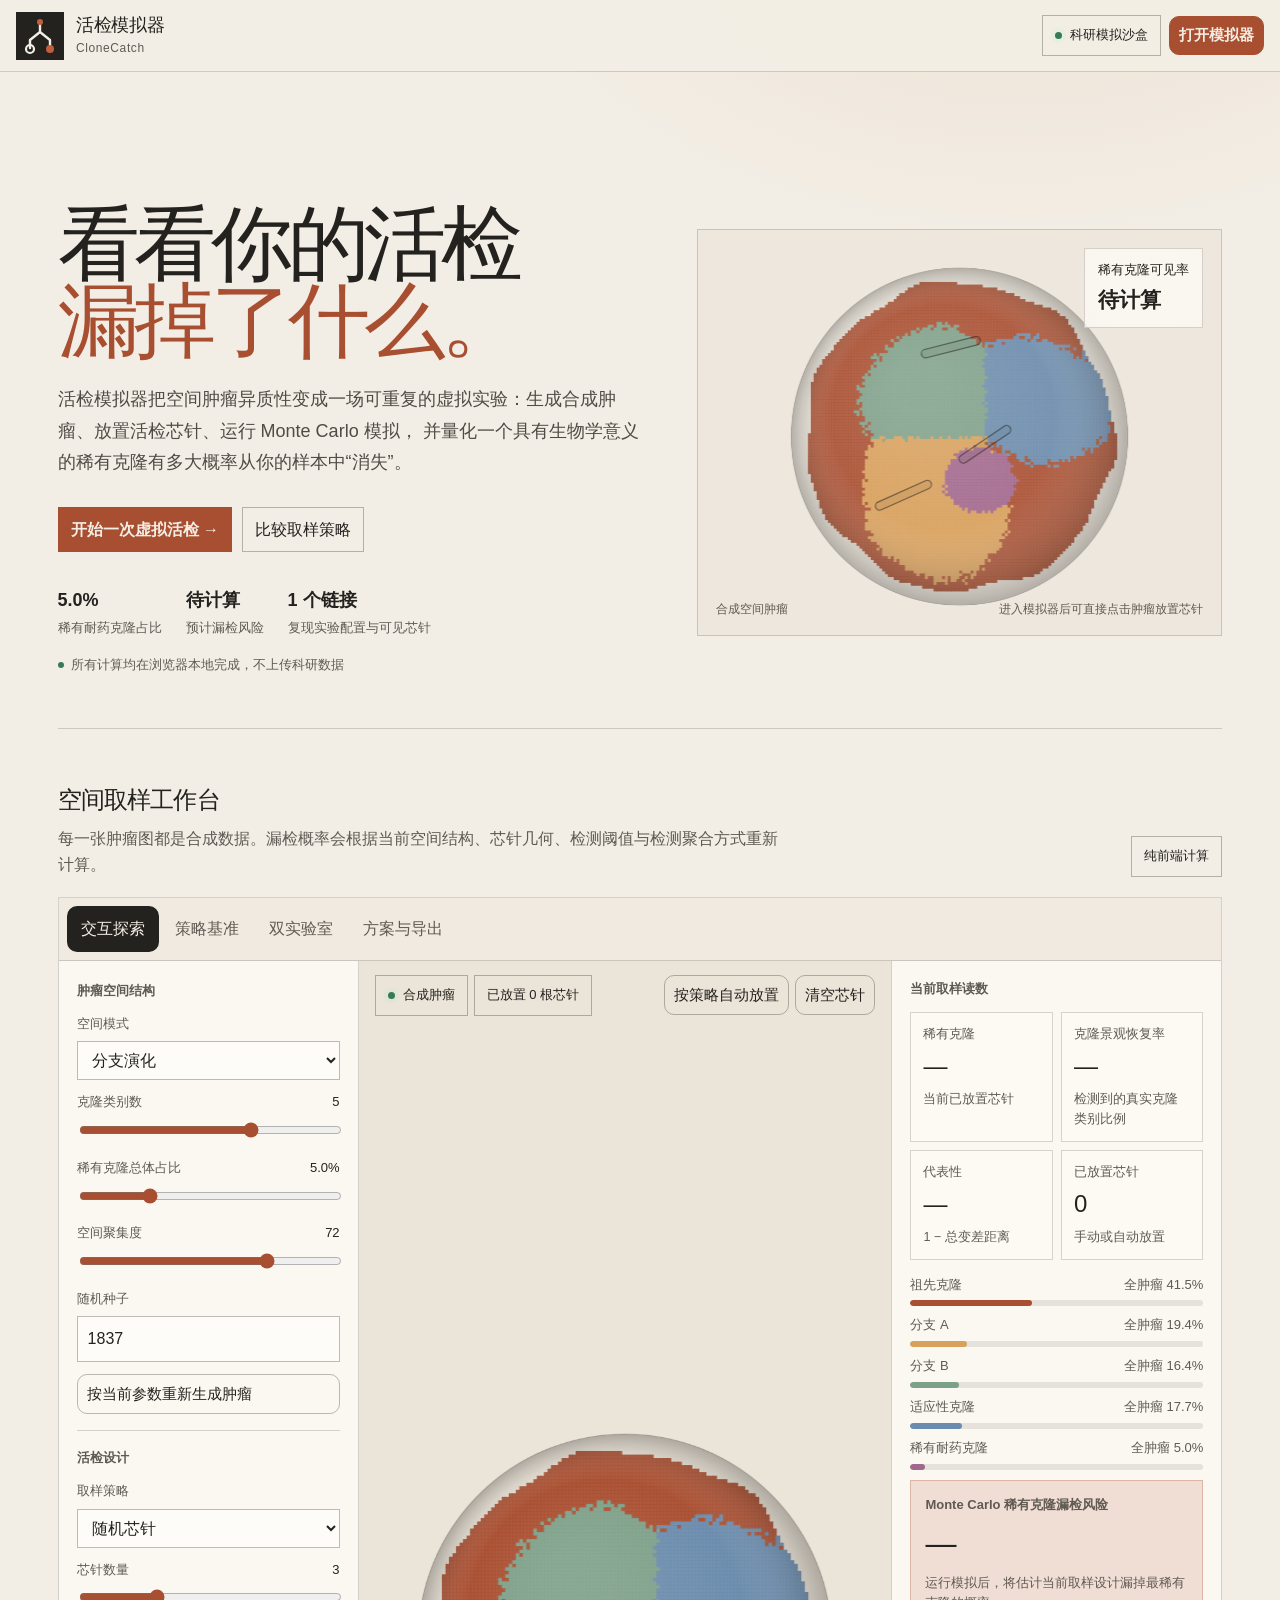
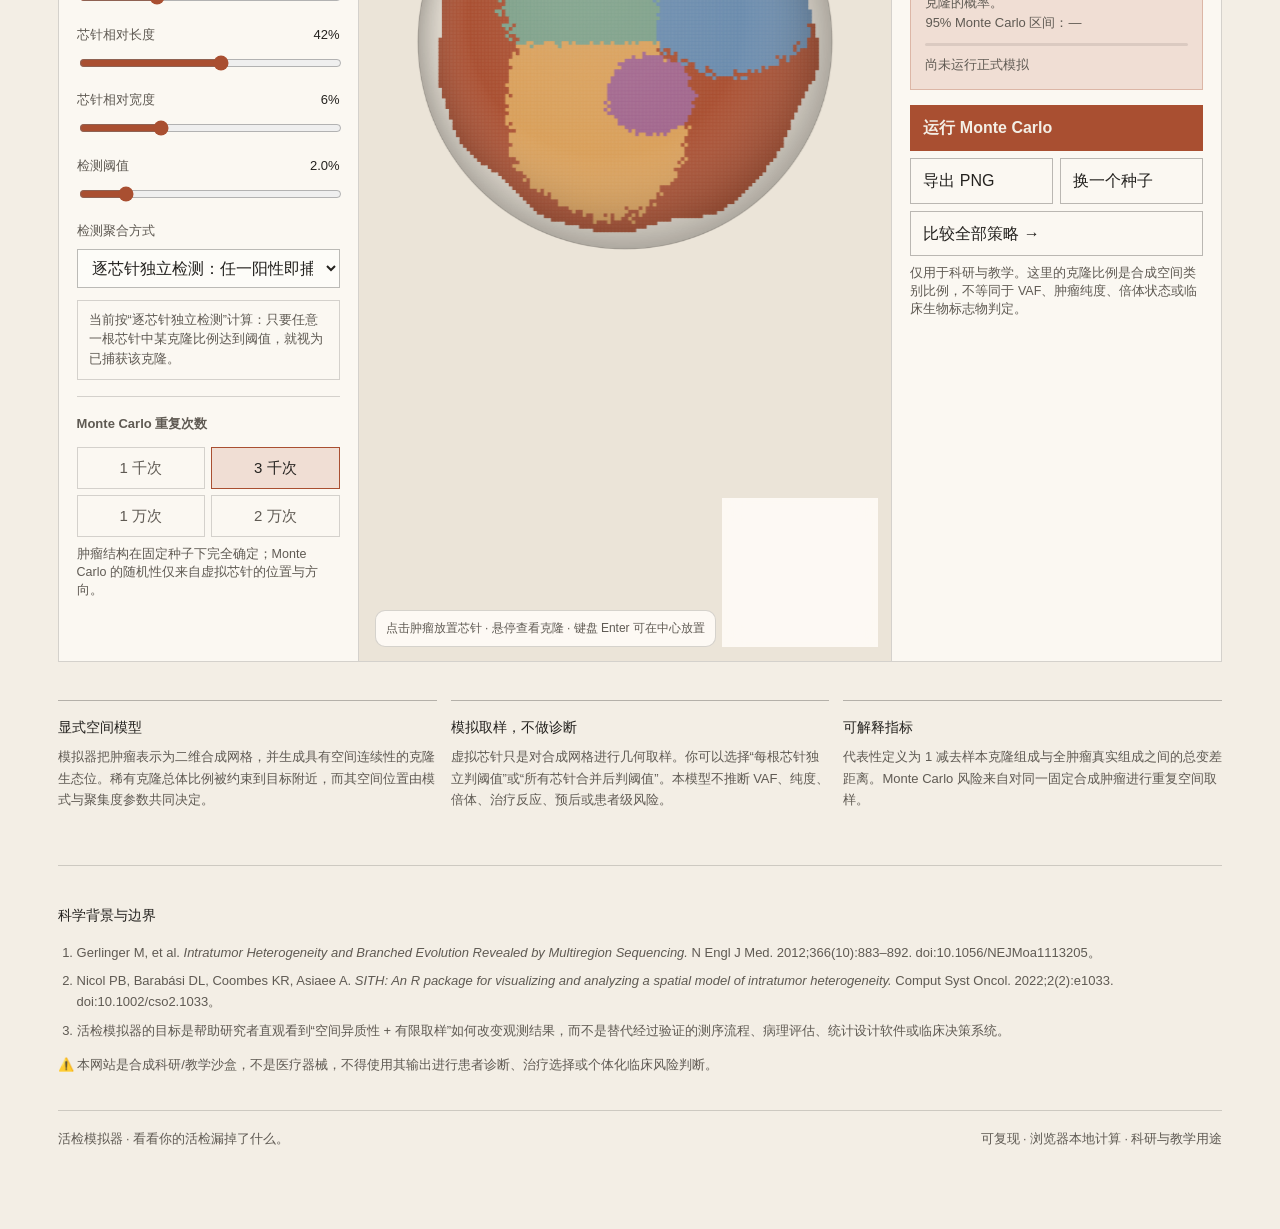
<file: index.html>
<!doctype html>
<html lang="zh-CN">
<head>
  <meta charset="utf-8">
  <meta name="viewport" content="width=device-width,initial-scale=1">
  <meta name="theme-color" content="#f3eee5">
  <meta name="color-scheme" content="light">
  <meta name="robots" content="index,follow">
  <meta name="description" content="活检模拟器（CloneCatch）是面向肿瘤科研与教学的空间取样偏差可视化模拟器：构建合成肿瘤、放置虚拟活检芯针、运行 Monte Carlo 模拟并比较不同取样策略的稀有克隆漏检风险。">
  <meta property="og:locale" content="zh_CN">
  <meta property="og:type" content="website">
  <meta property="og:title" content="活检模拟器">
  <meta property="og:description" content="交互式模拟肿瘤空间异质性、活检取样策略与稀有克隆漏检风险。仅用于科研与教学。">
  <meta name="twitter:card" content="summary">
  <title>活检模拟器</title>
  <link rel="icon" href="assets/project-mark.svg" type="image/svg+xml" />
  <link rel="stylesheet" href="assets/app.css?v=82b31d71a5c8">
  <script src="assets/app.js?v=90613e5ca123" defer></script>
</head>
<body>
  <nav class="nav" aria-label="主导航">
      <div class="brand">
        <span class="brandmark" aria-hidden="true"></span>
        <span><strong>活检模拟器</strong><small>CloneCatch</small></span>
      </div>
      <div class="nav-actions">
        <span class="pill"><span class="status-dot" aria-hidden="true"></span>科研模拟沙盒</span>
        <button class="btn primary small" id="jumpBtn" type="button">打开模拟器</button>
      </div>
  </nav>

  <div class="shell">
    <header class="hero">
      <div>
        <h1>看看你的活检<br><em>漏掉了什么。</em></h1>
        <p class="lead">
          活检模拟器把空间肿瘤异质性变成一场可重复的虚拟实验：生成合成肿瘤、放置活检芯针、运行 Monte Carlo 模拟，
          并量化一个具有生物学意义的稀有克隆有多大概率从你的样本中“消失”。
        </p>
        <div class="hero-actions">
          <button class="btn primary" id="heroStart" type="button">开始一次虚拟活检 →</button>
          <button class="btn" id="heroBenchmark" type="button">比较取样策略</button>
        </div>
        <div class="hero-proof">
          <div><b id="heroRare">5.0%</b>稀有耐药克隆占比</div>
          <div><b id="heroMiss">待计算</b>预计漏检风险</div>
          <div><b>1 个链接</b>复现实验配置与可见芯针</div>
        </div>
        <div class="hero-cn-tag">所有计算均在浏览器本地完成，不上传科研数据</div>
      </div>

      <div class="hero-visual" aria-label="合成空间肿瘤动态预览">
        <canvas id="heroCanvas"></canvas>
        <div class="hero-float">稀有克隆可见率<b id="heroVisibility">待计算</b></div>
        <div class="hero-caption"><span>合成空间肿瘤</span><span>进入模拟器后可直接点击肿瘤放置芯针</span></div>
      </div>
    </header>

    <section id="simulator" aria-labelledby="simulatorTitle">
      <div class="section-head">
        <div>
          <h2 id="simulatorTitle">空间取样工作台</h2>
          <p>每一张肿瘤图都是合成数据。漏检概率会根据当前空间结构、芯针几何、检测阈值与检测聚合方式重新计算。</p>
        </div>
        <span class="pill">纯前端计算</span>
      </div>

      <div class="workspace">
        <div class="tabs" role="tablist" aria-label="活检模拟器功能视图">
          <button class="tab active" id="tab-explore" role="tab" aria-selected="true" aria-controls="view-explore" data-tab="explore" type="button">交互探索</button>
          <button class="tab" id="tab-benchmark" role="tab" aria-selected="false" aria-controls="view-benchmark" data-tab="benchmark" type="button">策略基准</button>
          <button class="tab" id="tab-labs" role="tab" aria-selected="false" aria-controls="view-labs" data-tab="labs" type="button">双实验室</button>
          <button class="tab" id="tab-protocol" role="tab" aria-selected="false" aria-controls="view-protocol" data-tab="protocol" type="button">方案与导出</button>
        </div>

        <div class="view active" id="view-explore" role="tabpanel" aria-labelledby="tab-explore">
          <div class="explore-grid">
            <aside class="controls" aria-label="模拟参数">
              <div class="control-group">
                <div class="group-title">肿瘤空间结构</div>
                <label class="row" for="architecture">
                  <div class="label-line"><span>空间模式</span></div>
                  <select id="architecture">
                    <option value="branched">分支演化</option>
                    <option value="patchwork">斑块生态位</option>
                    <option value="gradient">方向性梯度</option>
                    <option value="rare-edge">边缘稀有生态位</option>
                  </select>
                </label>
                <label class="row" for="cloneCount">
                  <div class="label-line"><span>克隆类别数</span><output id="cloneCountOut" for="cloneCount">5</output></div>
                  <input id="cloneCount" type="range" min="3" max="6" value="5" step="1">
                </label>
                <label class="row" for="rarePct">
                  <div class="label-line"><span>稀有克隆总体占比</span><output id="rarePctOut" for="rarePct">5.0%</output></div>
                  <input id="rarePct" type="range" min="0.5" max="18" value="5" step="0.5">
                </label>
                <label class="row" for="clustering">
                  <div class="label-line"><span>空间聚集度</span><output id="clusteringOut" for="clustering">72</output></div>
                  <input id="clustering" type="range" min="10" max="95" value="72" step="1">
                </label>
                <label class="row" for="seedInput">
                  <div class="label-line"><span>随机种子</span></div>
                  <input id="seedInput" type="number" value="1837" min="1" max="99999999" inputmode="numeric">
                </label>
                <button class="btn small wide full-width" id="regenerateBtn" type="button">按当前参数重新生成肿瘤</button>
              </div>

              <div class="control-group">
                <div class="group-title">活检设计</div>
                <label class="row" for="strategy">
                  <div class="label-line"><span>取样策略</span></div>
                  <select id="strategy">
                    <option value="random">随机芯针</option>
                    <option value="center">中心偏置</option>
                    <option value="center-edge">中心 + 边缘</option>
                    <option value="dispersed">空间分散</option>
                  </select>
                </label>
                <label class="row" for="biopsyCount">
                  <div class="label-line"><span>芯针数量</span><output id="biopsyCountOut" for="biopsyCount">3</output></div>
                  <input id="biopsyCount" type="range" min="1" max="8" value="3" step="1">
                </label>
                <label class="row" for="coreLength">
                  <div class="label-line"><span>芯针相对长度</span><output id="coreLengthOut" for="coreLength">42%</output></div>
                  <input id="coreLength" type="range" min="18" max="62" value="42" step="1">
                </label>
                <label class="row" for="coreWidth">
                  <div class="label-line"><span>芯针相对宽度</span><output id="coreWidthOut" for="coreWidth">6%</output></div>
                  <input id="coreWidth" type="range" min="3" max="13" value="6" step="1">
                </label>
                <label class="row" for="detectFloor">
                  <div class="label-line"><span>检测阈值</span><output id="detectFloorOut" for="detectFloor">2.0%</output></div>
                  <input id="detectFloor" type="range" min="0.5" max="10" value="2" step="0.5">
                </label>
                <label class="row" for="assayMode">
                  <div class="label-line"><span>检测聚合方式</span></div>
                  <select id="assayMode">
                    <option value="per-core">逐芯针独立检测：任一阳性即捕获</option>
                    <option value="pooled">合并检测：混合后统一判阈值</option>
                  </select>
                </label>
                <div class="assay-note" id="assayNote">默认按“逐芯针独立检测”计算，更接近多区域分别检测后再汇总是否捕获到某个克隆的设计。</div>
              </div>

              <div class="control-group">
                <div class="group-title">Monte Carlo 重复次数</div>
                <div class="seg" id="runsSeg" aria-label="选择模拟次数">
                  <button data-runs="1000" type="button">1 千次</button>
                  <button data-runs="3000" class="active" type="button">3 千次</button>
                  <button data-runs="10000" type="button">1 万次</button>
                  <button data-runs="20000" type="button">2 万次</button>
                </div>
                <p class="result-note">肿瘤结构在固定种子下完全确定；Monte Carlo 的随机性仅来自虚拟芯针的位置与方向。</p>
              </div>
            </aside>

            <main class="canvas-zone">
              <div class="canvas-toolbar">
                <div class="left">
                  <span class="pill"><span class="status-dot" aria-hidden="true"></span>合成肿瘤</span>
                  <span class="pill" id="manualCountPill">已放置 0 根芯针</span>
                </div>
                <div class="left">
                  <button class="btn small" id="autoPlaceBtn" type="button">按策略自动放置</button>
                  <button class="btn small" id="clearCoresBtn" type="button">清空芯针</button>
                </div>
              </div>
              <div class="stage" id="stage">
                <canvas id="tumorCanvas" tabindex="0" aria-label="交互式空间肿瘤地图。鼠标点击肿瘤内部可放置虚拟活检芯针；键盘聚焦后按 Enter 可在肿瘤中心放置芯针。"></canvas>
                <div class="canvas-tooltip" id="canvasTooltip" role="status"></div>
                <div class="stage-hint">点击肿瘤放置芯针 · 悬停查看克隆 · 键盘 Enter 可在中心放置</div>
                <div class="legend" id="legend" aria-label="克隆图例"></div>
              </div>
            </main>

            <aside class="insights" aria-label="当前结果">
              <div class="group-title">当前取样读数</div>
              <div class="metric-grid">
                <div class="metric"><div class="k">稀有克隆</div><div class="v" id="rareDetected">—</div><div class="s">当前已放置芯针</div></div>
                <div class="metric"><div class="k">克隆景观恢复率</div><div class="v" id="manualRecovery">—</div><div class="s">检测到的真实克隆类别比例</div></div>
                <div class="metric"><div class="k">代表性</div><div class="v" id="manualRep">—</div><div class="s">1 − 总变差距离</div></div>
                <div class="metric"><div class="k">已放置芯针</div><div class="v" id="coresPlaced">0</div><div class="s">手动或自动放置</div></div>
              </div>

              <div class="clone-bars" id="cloneBars"></div>

              <div class="callout" aria-live="polite">
                <div class="group-title no-margin">Monte Carlo 稀有克隆漏检风险</div>
                <div class="big" id="mcRareMiss">—</div>
                <p id="mcExplain">运行模拟后，将估计当前取样设计漏掉最稀有克隆的概率。</p>
                <p class="result-note" id="mcCi">95% Monte Carlo 区间：—</p>
                <div class="progress" aria-hidden="true"><span id="mcProgress"></span></div>
                <div class="run-status"><span id="runStatus">尚未运行正式模拟</span><strong id="runStatusPct"></strong></div>
              </div>

              <div class="action-stack">
                <button class="btn primary wide" id="runMcBtn" type="button">运行 Monte Carlo</button>
                <button class="btn" id="snapshotBtn" type="button">导出 PNG</button>
                <button class="btn" id="newSeedBtn" type="button">换一个种子</button>
                <button class="btn wide" id="toBenchmarkBtn" type="button">比较全部策略 →</button>
              </div>
              <p class="result-note">仅用于科研与教学。这里的克隆比例是合成空间类别比例，不等同于 VAF、肿瘤纯度、倍体状态或临床生物标志物判定。</p>
            </aside>
          </div>
        </div>

        <div class="view" id="view-benchmark" role="tabpanel" aria-labelledby="tab-benchmark" hidden>
          <div class="benchmark-wrap">
            <div class="benchmark-top">
              <div>
                <h3>同一个肿瘤，哪种取样设计看到得更多？</h3>
                <div class="sub">所有策略使用完全相同的肿瘤结构、芯针几何、芯针数量与检测阈值。漏检风险越低越好；代表性越高越好。</div>
                <div class="benchmark-mode">当前检测模式：<span class="mode-badge" id="benchmarkModeBadge">逐芯针独立检测</span></div>
              </div>
              <button class="btn primary" id="runBenchmarkBtn" type="button">运行策略基准</button>
            </div>

            <div class="strategy-table" id="strategyTable">
              <div class="strategy-row header">
                <div>策略</div><div>稀有克隆漏检</div><div>任一克隆漏检</div><div>景观恢复率</div><div>代表性</div>
              </div>
              <div class="strategy-row"><div class="strategy-name"><b>随机芯针</b><span>在肿瘤内部均匀随机取样</span></div><div>—</div><div>—</div><div>—</div><div>—</div></div>
              <div class="strategy-row"><div class="strategy-name"><b>中心偏置</b><span>芯针更集中于肿瘤中心区域</span></div><div>—</div><div>—</div><div>—</div><div>—</div></div>
              <div class="strategy-row"><div class="strategy-name"><b>中心 + 边缘</b><span>在中央区与外周区交替取样</span></div><div>—</div><div>—</div><div>—</div><div>—</div></div>
              <div class="strategy-row"><div class="strategy-name"><b>空间分散</b><span>优先最大化芯针之间的空间距离</span></div><div>—</div><div>—</div><div>—</div><div>—</div></div>
            </div>

            <div class="curve-wrap">
              <div class="viz-panel">
                <div class="viz-title">稀有克隆漏检风险 vs 芯针数量</div>
                <div class="viz-sub">曲线由重复虚拟取样估计。若选择“合并检测”，增加芯针并不保证漏检风险单调下降，因为混合后可能发生比例稀释。</div>
                <svg id="riskSvg" viewBox="0 0 650 240" role="img" aria-label="不同策略随芯针数量变化的稀有克隆漏检风险曲线"></svg>
              </div>
              <div class="viz-panel">
                <div class="viz-title">当前肿瘤的决策摘要</div>
                <div class="viz-sub">仅代表当前合成肿瘤与当前参数，不代表临床最优策略。</div>
                <div class="benchmark-summary" id="benchmarkSummary">
                  <div class="summary-line"><span class="sub">稀有克隆捕获最佳</span><b>—</b></div>
                  <div class="summary-line"><span class="sub">整体代表性最佳</span><b>—</b></div>
                  <div class="summary-line"><span class="sub">增加 1 根芯针的漏检风险变化</span><b>—</b></div>
                </div>
              </div>
            </div>
          </div>
        </div>

        <div class="view" id="view-labs" role="tabpanel" aria-labelledby="tab-labs" hidden>
          <div class="labs-wrap">
            <h3>双实验室：同一个肿瘤，不同的一针</h3>
            <div class="sub">两个实验室面对完全相同的异质性肿瘤，并采用相同的取样设计。仅仅因为取样位置不同，它们对稀有克隆的结论有多大概率发生冲突？</div>
            <div class="labs-grid">
              <div class="lab-card">
                <div class="lab-head"><span>实验室 A</span><span id="labAStrategy">随机芯针</span></div>
                <div class="lab-result" id="labAResult">—</div>
                <div class="lab-detail" id="labADetail">点击“重放两家实验室”，生成一组独立取样。</div>
              </div>
              <div class="versus">同一肿瘤<br>≠<br>同一样本</div>
              <div class="lab-card">
                <div class="lab-head"><span>实验室 B</span><span id="labBStrategy">随机芯针</span></div>
                <div class="lab-result" id="labBResult">—</div>
                <div class="lab-detail" id="labBDetail">点击“重放两家实验室”，生成一组独立取样。</div>
              </div>
            </div>
            <div class="conflict">
              <div class="pct" id="conflictPct">—</div>
              <div>
                <b>预计稀有克隆判定冲突率</b>
                <p id="conflictText">运行 Monte Carlo 后，根据同一设计下的捕获概率估计两次独立取样一阳一阴的概率。</p>
              </div>
            </div>
            <div class="actions-spaced">
              <button class="btn primary" id="replayLabsBtn" type="button">重放两家实验室</button>
              <button class="btn" id="labsMcBtn" type="button">立即估计冲突率</button>
            </div>
          </div>
        </div>

        <div class="view" id="view-protocol" role="tabpanel" aria-labelledby="tab-protocol" hidden>
          <div class="protocol-wrap">
            <h3>实验方案、指纹与导出</h3>
            <div class="sub">把当前模拟状态转换为可复现的中文 Methods 片段、机器可读配置、Monte Carlo 结果和可直接用于汇报的肿瘤图。</div>
            <div class="protocol-grid">
              <div>
                <label class="sr-only" for="methodsText">自动生成的 Methods 文本</label>
                <textarea id="methodsText" aria-label="自动生成的 Methods 文本"></textarea>
                <div class="actions-inline">
                  <button class="btn primary" id="copyMethodsBtn" type="button">复制 Methods</button>
                  <button class="btn" id="downloadMethodsBtn" type="button">下载 .txt</button>
                </div>
              </div>
              <div>
                <div class="group-title">实验配置指纹</div>
                <div class="fingerprint" id="fingerprint">正在计算…</div>
                <div class="sub">优先使用 Web Crypto 计算规范化实验配置的 SHA-256；若浏览器环境不支持，则显示明确标记的非加密后备指纹。</div>
                <div class="export-list">
                  <div class="export-item"><div><b>配置 JSON</b><br><span>种子、空间结构、芯针几何与检测规则</span></div><button class="btn small" id="downloadJsonBtn" type="button">导出</button></div>
                  <div class="export-item"><div><b>最新 Monte Carlo CSV</b><br><span>漏检、恢复率、代表性与 95% 模拟区间</span></div><button class="btn small" id="downloadCsvBtn" type="button">导出</button></div>
                  <div class="export-item"><div><b>肿瘤图 PNG</b><br><span>当前肿瘤地图与已放置芯针</span></div><button class="btn small" id="downloadPngBtn2" type="button">导出</button></div>
                  <div class="export-item"><div><b>分享 URL 状态</b><br><span>包含配置版本与当前可见芯针</span></div><button class="btn small" id="shareBtn2" type="button">生成</button></div>
                </div>
                <div class="model-strip">
                  <div class="model-chip"><b>芯针积分</b><span>固定 17×7 规则网格近似，不再额外随机抽点。</span></div>
                  <div class="model-chip"><b>漏检区间</b><span>Wilson 95% 区间，仅反映有限 Monte Carlo 次数造成的模拟误差。</span></div>
                  <div class="model-chip"><b>隐私</b><span>本版本没有网络请求、账号系统或数据上传。</span></div>
                </div>
              </div>
            </div>
          </div>
        </div>
      </div>

      <div class="science">
        <article>
          <h3>显式空间模型</h3>
          <p>模拟器把肿瘤表示为二维合成网格，并生成具有空间连续性的克隆生态位。稀有克隆总体比例被约束到目标附近，而其空间位置由模式与聚集度参数共同决定。</p>
        </article>
        <article>
          <h3>模拟取样，不做诊断</h3>
          <p>虚拟芯针只是对合成网格进行几何取样。你可以选择“每根芯针独立判阈值”或“所有芯针合并后判阈值”。本模型不推断 VAF、纯度、倍体、治疗反应、预后或患者级风险。</p>
        </article>
        <article>
          <h3>可解释指标</h3>
          <p>代表性定义为 1 减去样本克隆组成与全肿瘤真实组成之间的总变差距离。Monte Carlo 风险来自对同一固定合成肿瘤进行重复空间取样。</p>
        </article>
      </div>

      <div class="refs">
        <h3>科学背景与边界</h3>
        <ol>
          <li>Gerlinger M, et al. <i>Intratumor Heterogeneity and Branched Evolution Revealed by Multiregion Sequencing.</i> N Engl J Med. 2012;366(10):883–892. doi:10.1056/NEJMoa1113205。</li>
          <li>Nicol PB, Barabási DL, Coombes KR, Asiaee A. <i>SITH: An R package for visualizing and analyzing a spatial model of intratumor heterogeneity.</i> Comput Syst Oncol. 2022;2(2):e1033. doi:10.1002/cso2.1033。</li>
          <li>活检模拟器的目标是帮助研究者直观看到“空间异质性 + 有限取样”如何改变观测结果，而不是替代经过验证的测序流程、病理评估、统计设计软件或临床决策系统。</li>
        </ol>
        <p>⚠️ 本网站是合成科研/教学沙盒，不是医疗器械，不得使用其输出进行患者诊断、治疗选择或个体化临床风险判断。</p>
      </div>

      <footer class="footer">
        <span>活检模拟器 · 看看你的活检漏掉了什么。</span>
        <span>可复现 · 浏览器本地计算 · 科研与教学用途</span>
      </footer>
    </section>
  </div>

  <div class="toast" id="toast" aria-live="polite"></div>
</body>
</html>
</file>
<file: assets/app.css>
*{box-sizing:border-box}
html{scroll-behavior:smooth}
body{margin:0;-webkit-font-smoothing:antialiased}
button{font:inherit}
input{font:inherit}
select{font:inherit}
textarea{font:inherit}
button{cursor:pointer}
a{color:inherit}
.shell{margin:auto}
.nav{position:static;z-index:20}
.brand{display:flex;align-items:center;gap:12px}
.brand strong{display:block}
.brand small{display:block}
.brand strong{font-size:var(--size-subheading);line-height:1.15;letter-spacing:-.02em;font-weight:400}
.brand small{font-size:var(--size-meta);margin-top:2px;letter-spacing:.05em;color:var(--muted);font-weight:500}
.brandmark{width:48px;height:48px;position:relative}
.nav-actions{display:flex;align-items:center;gap:8px}
.pill{border:1px solid var(--line2);padding:9px 12px;transition:.18s ease;display:inline-flex;align-items:center;gap:8px}
.btn{border:1px solid var(--line2);padding:9px 12px;transition:.18s ease;display:inline-flex;align-items:center;gap:8px}
.pill{font-size:var(--size-small);cursor:default}
.btn.primary{font-weight:750}
.btn.primary:hover{filter:brightness(1.05);box-shadow:0 8px 26px rgba(91,224,206,.14)}
.btn.ghost{background:transparent}
.btn.small{padding:7px 9px;font-size:var(--size-control);border-radius:10px}
.hero{min-height:500px;display:grid;grid-template-columns:1.06fr .94fr;align-items:center;gap:46px;padding:78px 0 52px;border-bottom:1px solid var(--line)}
.eyebrow{font-size:var(--size-small);letter-spacing:.15em;text-transform:uppercase;font-weight:800;display:flex;align-items:center;gap:9px}
.eyebrow:before{content:"";width:25px;height:1px;background:var(--accent)}
h1{font-size:clamp(48px,6.4vw,92px);line-height:.94;letter-spacing:-.065em;margin:17px 0 24px;max-width:880px}
h1 em{font-style:normal;color:var(--accent)}
.lead{max-width:700px;font-size:var(--size-subheading);line-height:1.75}
.hero-actions{display:flex;gap:10px;flex-wrap:wrap;margin-top:28px}
.hero-proof{display:flex;gap:24px;flex-wrap:wrap;margin-top:34px;font-size:var(--size-small)}
.hero-proof b{display:block;color:var(--text);font-size:var(--size-subheading);margin-bottom:3px;font-weight:650}
.hero-visual{min-height:405px;position:relative;border:1px solid var(--line);overflow:hidden}
#heroCanvas{width:100%;height:405px;display:block}
.hero-float{position:absolute;right:18px;top:18px;padding:11px 13px;border:1px solid var(--line2);backdrop-filter:blur(12px);font-size:var(--size-small)}
.hero-float b{font-size:21px;display:block;margin-top:2px}
.hero-caption{position:absolute;left:18px;right:18px;bottom:16px;display:flex;justify-content:space-between;gap:12px;color:var(--muted);font-size:var(--size-meta)}
.section-head{display:flex;align-items:end;justify-content:space-between;gap:22px;padding:52px 0 20px}
.section-head h2{margin:0;font-size:var(--size-heading);letter-spacing:-.035em}
.section-head p{margin:7px 0 0;color:var(--muted);max-width:720px;line-height:1.6}
.workspace{border:1px solid var(--line);overflow:hidden}
.tabs{display:flex;gap:2px;padding:8px;border-bottom:1px solid var(--line);overflow-x:auto}
.tab{border:0;background:transparent;color:var(--muted);padding:10px 14px;border-radius:10px;white-space:nowrap}
.view{display:none}
.view.active{display:block}
.explore-grid{display:grid;grid-template-columns:300px minmax(430px,1fr) 330px;min-height:680px}
.controls{padding:18px}
.insights{padding:18px}
.controls{border-right:1px solid var(--line)}
.insights{border-left:1px solid var(--line)}
.control-group{padding:2px 0 16px;margin-bottom:15px;border-bottom:1px solid var(--line)}
.control-group:last-child{border-bottom:0}
.group-title{font-size:var(--size-small);font-weight:700;margin:0 0 12px}
label.row{display:block;margin:12px 0}
.label-line{display:flex;align-items:center;justify-content:space-between;gap:10px;margin-bottom:7px;font-size:var(--size-small)}
.label-line output{color:var(--text);font-variant-numeric:tabular-nums}
select{width:100%;border:1px solid var(--line2);padding:9px 10px;outline:none}
input[type=number]{width:100%;border:1px solid var(--line2);padding:9px 10px;outline:none}
input[type=range]{width:100%;accent-color:var(--accent)}
.seg{display:grid;grid-template-columns:repeat(2,1fr);gap:6px}
.seg button{border:1px solid var(--line);padding:8px;font-size:var(--size-control)}
.canvas-zone{position:relative;min-height:680px;display:flex;flex-direction:column}
.canvas-toolbar{display:flex;align-items:center;justify-content:space-between;gap:12px;padding:14px 16px 6px;z-index:3}
.canvas-toolbar .left{display:flex;gap:6px;flex-wrap:wrap}
.status-dot{width:7px;height:7px;border-radius:50%;background:var(--good);box-shadow:0 0 0 4px rgba(114,229,173,.08)}
.stage{position:relative;flex:1;min-height:560px}
#tumorCanvas{position:absolute;inset:0;width:100%;height:100%;display:block;touch-action:manipulation}
.stage-hint{position:absolute;left:16px;bottom:14px;font-size:var(--size-meta);padding:8px 10px;border:1px solid var(--line);border-radius:10px;pointer-events:none}
.legend{position:absolute;right:14px;bottom:14px;min-width:155px;padding:10px;border:1px solid var(--line);backdrop-filter:blur(10px);font-size:var(--size-meta)}
.legend-item{display:flex;align-items:center;justify-content:space-between;gap:14px;margin:5px 0;color:var(--muted)}
.legend-name{display:flex;align-items:center;gap:7px}
.swatch{width:8px;height:8px;border-radius:50%}
.legend-item b{font-variant-numeric:tabular-nums;color:#d9e7ed;font-weight:600}
.metric-grid{display:grid;grid-template-columns:repeat(2,1fr);gap:8px}
.metric{border:1px solid var(--line);padding:12px}
.metric .k{color:var(--muted);line-height:1.35}
.metric .v{font-size:var(--size-heading);letter-spacing:-.04em;margin-top:5px;font-variant-numeric:tabular-nums}
.metric .s{color:var(--muted2);margin-top:3px}
.callout{border:1px solid rgba(91,224,206,.20);padding:14px;margin-top:10px}
.callout .big{font-size:31px;letter-spacing:-.04em;margin:4px 0}
.callout p{margin:0;color:var(--muted);line-height:1.55}
.clone-bars{margin-top:15px}
.bar-row{margin:9px 0}
.bar-label{display:flex;justify-content:space-between;gap:10px;color:var(--muted);margin-bottom:5px}
.track{height:6px;border-radius:99px;overflow:hidden}
.fill{height:100%;border-radius:99px}
.action-stack{display:grid;grid-template-columns:1fr 1fr;gap:7px;margin-top:15px}
.wide{grid-column:1/-1}
.progress{height:3px;overflow:hidden;margin-top:10px;border-radius:99px}
.progress span{display:block;height:100%;width:0;transition:width .15s linear}
.result-note{color:var(--muted2);line-height:1.45;margin-top:8px}
.benchmark-wrap{padding:24px}
.labs-wrap{padding:24px}
.protocol-wrap{padding:24px}
.benchmark-top{display:grid;grid-template-columns:1fr auto;align-items:start;gap:20px}
.benchmark-top h3{margin:0;font-size:var(--size-section)}
.labs-wrap h3{margin:0;font-size:var(--size-section)}
.protocol-wrap h3{margin:0;font-size:var(--size-section)}
.sub{color:var(--muted);font-size:var(--size-small);line-height:1.55;margin-top:6px}
.strategy-table{margin-top:22px;border:1px solid var(--line);border-radius:16px;overflow:hidden}
.strategy-row{display:grid;grid-template-columns:1.15fr .8fr .8fr .8fr .9fr;gap:14px;align-items:center;padding:13px 15px;border-bottom:1px solid var(--line);font-size:var(--size-small)}
.strategy-row:last-child{border-bottom:0}
.strategy-row.header{color:var(--muted2);background:rgba(255,255,255,.018);text-transform:uppercase;letter-spacing:.07em}
.strategy-name b{display:block;font-size:var(--size-small);margin-bottom:3px}
.strategy-name span{color:var(--muted)}
.risk{font-variant-numeric:tabular-nums}
.risk.high{color:var(--danger)}
.risk.med{color:var(--warn)}
.risk.low{color:var(--good)}
.mini-track{height:5px;background:rgba(255,255,255,.06);border-radius:99px;overflow:hidden;margin-top:5px}
.mini-track span{height:100%;display:block;background:var(--accent)}
.curve-wrap{display:grid;grid-template-columns:1.25fr .75fr;gap:20px;margin-top:22px}
.viz-panel{border:1px solid var(--line);border-radius:16px;padding:15px;background:rgba(255,255,255,.014)}
.viz-title{font-weight:700}
.viz-sub{color:var(--muted);margin-top:3px}
#riskSvg{width:100%;height:240px;display:block;margin-top:10px}
.benchmark-summary{display:grid;gap:9px;margin-top:14px}
.summary-line{padding:12px;border-radius:12px;background:rgba(255,255,255,.025);border:1px solid var(--line)}
.summary-line b{font-size:22px;display:block;margin-top:3px}
.labs-grid{display:grid;grid-template-columns:1fr 90px 1fr;gap:18px;align-items:center;margin-top:24px}
.lab-card{border:1px solid var(--line);border-radius:18px;padding:18px;background:rgba(255,255,255,.018);min-height:225px}
.lab-head{display:flex;justify-content:space-between;align-items:center;color:var(--muted)}
.lab-result{font-size:36px;letter-spacing:-.04em;margin:30px 0 8px}
.lab-detail{color:var(--muted);line-height:1.65}
.versus{text-align:center;color:var(--muted2)}
.conflict{margin-top:20px;border:1px solid rgba(255,190,114,.24);background:rgba(255,190,114,.05);border-radius:18px;padding:19px;display:grid;grid-template-columns:auto 1fr;gap:20px;align-items:center}
.conflict .pct{font-size:45px;letter-spacing:-.06em;color:var(--warn)}
.conflict p{margin:3px 0 0;color:var(--muted);line-height:1.55}
.protocol-grid{display:grid;grid-template-columns:1fr .78fr;gap:20px;margin-top:20px}
textarea{width:100%;min-height:360px;resize:vertical;background:#08131b;color:#cfe0e7;border:1px solid var(--line);border-radius:16px;padding:16px;line-height:1.65;outline:none}
.fingerprint{padding:14px;border:1px solid var(--line);border-radius:14px;background:rgba(255,255,255,.018);word-break:break-all;font-family:var(--type-mono);color:#c7d8df}
.export-list{display:grid;gap:8px;margin-top:12px}
.export-item{display:flex;justify-content:space-between;align-items:center;gap:12px;padding:12px;border:1px solid var(--line);border-radius:12px;background:rgba(255,255,255,.018)}
.export-item span{color:var(--muted)}
.science{margin-top:38px;display:grid;grid-template-columns:1fr 1fr 1fr;gap:14px}
.science article{border-top:1px solid var(--line2);padding-top:16px}
.science h3{font-size:var(--size-label);margin:0 0 7px}
.science p{color:var(--muted);line-height:1.65;margin:0}
.refs{margin-top:55px;border-top:1px solid var(--line);padding-top:24px;color:var(--muted);line-height:1.65}
.refs h3{color:var(--text);font-size:var(--size-label)}
.refs ol{padding-left:19px}
.refs li{margin:7px 0}
.refs a{text-decoration-color:rgba(255,255,255,.25)}
.footer{display:flex;justify-content:space-between;gap:20px;margin-top:34px;padding-top:18px;border-top:1px solid var(--line);color:var(--muted2)}
.toast{position:fixed;right:20px;bottom:20px;background:#12232c;border:1px solid var(--line2);color:var(--text);padding:11px 14px;border-radius:12px;box-shadow:var(--shadow);font-size:var(--size-meta);opacity:0;transform:translateY(8px);pointer-events:none;transition:.2s;z-index:40}
.toast.show{opacity:1;transform:translateY(0)}

@media(max-width:1180px){.explore-grid{grid-template-columns:260px 1fr}
.insights{grid-column:1/-1;border-left:0;border-top:1px solid var(--line)}
.metric-grid{grid-template-columns:repeat(4,1fr)}
.insights .action-stack{max-width:520px}
.hero{grid-template-columns:1fr 1fr}
}

@media(max-width:860px){.shell{padding:0 16px 55px}
.nav{margin:0 -16px;padding:0 16px}
.nav .pill{display:none}
.hero{grid-template-columns:1fr;padding-top:50px}
.hero-visual{min-height:350px}
#heroCanvas{height:350px}
.explore-grid{grid-template-columns:1fr}
.controls{border-right:0;border-bottom:1px solid var(--line)}
.canvas-zone{min-height:620px}
.metric-grid{grid-template-columns:repeat(2,1fr)}
.strategy-row{grid-template-columns:1.2fr .8fr .8fr}
.strategy-row>*:nth-child(4){display:none}
.strategy-row>*:nth-child(5){display:none}
.curve-wrap{grid-template-columns:1fr}
.protocol-grid{grid-template-columns:1fr}
.labs-grid{grid-template-columns:1fr}
.science{grid-template-columns:1fr}
.benchmark-top{grid-template-columns:1fr}
.conflict{grid-template-columns:1fr}
}

@media(max-width:520px){h1{font-size:46px}
.lead{font-size:var(--size-control)}
.brand small{display:none}
.brandmark{width:40px;height:40px}
.nav-actions .btn.ghost{display:none}
.hero-proof{gap:16px}
.canvas-toolbar{align-items:flex-start;flex-direction:column}
.stage{min-height:500px}
.legend{right:8px;bottom:10px;min-width:132px}
.stage-hint{display:none}
.benchmark-wrap{padding:16px}
.labs-wrap{padding:16px}
.protocol-wrap{padding:16px}
.strategy-row{grid-template-columns:1fr .8fr}
.strategy-row>*:nth-child(3){display:none}
}

/* CloneCatch 中文版增强 */
:focus-visible{outline:2px solid var(--accent);outline-offset:3px}
button:disabled{cursor:not-allowed;opacity:.55}
.sr-only{position:absolute!important;width:1px!important;height:1px!important;padding:0!important;margin:-1px!important;overflow:hidden!important;clip:rect(0,0,0,0)!important;white-space:nowrap!important;border:0!important}
.full-width{width:100%}
.no-margin{margin:0!important}
.actions-inline{display:flex;gap:8px;flex-wrap:wrap;margin-top:9px}
.actions-spaced{display:flex;gap:8px;flex-wrap:wrap;margin-top:14px}
.assay-note{margin-top:10px;padding:10px 11px;border:1px solid var(--line);background:rgba(255,255,255,.02);line-height:1.55;color:var(--muted)}
.warning-note{border-color:rgba(255,190,114,.24);background:rgba(255,190,114,.045)}
.metric .ci{color:var(--muted2);margin-top:4px;line-height:1.35}
.run-status{display:flex;align-items:center;justify-content:space-between;gap:10px;margin-top:9px;color:var(--muted2)}
.run-status strong{color:var(--text);font-weight:600}
.mode-badge{display:inline-flex;align-items:center;padding:4px 7px;border:1px solid rgba(91,224,206,.18)}
.hero-cn-tag{display:inline-flex;align-items:center;gap:7px;margin-top:16px;color:var(--muted)}
.hero-cn-tag:before{content:"";width:6px;height:6px;border-radius:50%;background:var(--good)}
.tab:focus-visible{outline-offset:-1px}
.canvas-tooltip{position:absolute;left:16px;top:58px;z-index:4;padding:8px 10px;border:1px solid var(--line);background:rgba(6,14,20,.82);backdrop-filter:blur(10px);font-size:var(--size-meta);color:var(--text);pointer-events:none;opacity:0;transition:opacity .12s}
.canvas-tooltip.show{opacity:1}
.model-strip{display:grid;grid-template-columns:repeat(3,1fr);gap:8px;margin-top:12px}
.model-chip{border:1px solid var(--line);padding:9px;background:rgba(255,255,255,.018)}
.model-chip b{display:block;font-size:var(--size-meta);margin-bottom:3px}.model-chip span{color:var(--muted);line-height:1.4}
.benchmark-mode{margin-top:12px;color:var(--muted)}
.footer a{text-decoration:underline}
@media(max-width:860px){.model-strip{grid-template-columns:1fr}.canvas-tooltip{top:94px}}
@media(prefers-reduced-motion:reduce){html{scroll-behavior:auto}.btn{transition:none!important}.progress span{transition:none!important}.toast{transition:none!important}.canvas-tooltip{transition:none!important}}
:root{
  --bg:#f3eee5;
  --panel:rgba(255,252,247,.82);
  --panel2:#ebe4d8;
  --line:rgba(36,34,31,.18);
  --line2:rgba(36,34,31,.3);
  --text:#24221f;
  --ink:#24221f;
  --muted:#5f5a53;
  --muted2:#5f5a53;
  --accent:#a94f31;
  --accent2:#8c6b5d;
  --primary-soft:#f0ded4;
  --warn:#a56b2b;
  --danger:#b84a45;
  --good:#357b56;
  --shadow:0 14px 32px rgba(36,34,31,.06);
  --radius:0;
  --clone-1:#a94f31;
  --clone-2:#d9a05b;
  --clone-3:#7da088;
  --clone-4:#6b8cae;
  --clone-5:#a2678e;
  --clone-6:#8a8f5c;
  --strategy-1:#a94f31;
  --strategy-2:#d9a05b;
  --strategy-3:#6b8cae;
  --strategy-4:#7da088
;
  --type-body:-apple-system, BlinkMacSystemFont, "Segoe UI", "PingFang SC", "Hiragino Sans GB", "Microsoft YaHei", Arial, sans-serif;
  --type-heading:Georgia, "Times New Roman", "Songti SC", "STSong", serif;
  --type-mono:"SFMono-Regular", Consolas, "Liberation Mono", "Microsoft YaHei", monospace;
  --size-meta:.75rem;
  --size-small:.8125rem;
  --size-label:.875rem;
  --size-control:.9375rem;
  --size-body:1rem;
  --size-subheading:1.125rem;
  --size-section:1.25rem;
  --size-heading:1.5rem;
  --brand-accent:#a94f31;
  --brand-paper:#f3eee5;
  --brand-ink:#24221f;
  --brand-muted:#5f5a53;
  --brand-pad:clamp(16px,4.5vw,72px);
  font-size:16px
}
body{color:var(--text);background:radial-gradient(900px 620px at 80% -5%,rgba(169,79,49,.1),transparent 62%),var(--bg)}
h1{font-family:var(--type-heading);font-weight:400}
h2{font-family:var(--type-heading);font-weight:400}
h3{font-family:var(--type-heading);font-weight:400}
.brand{font-family:var(--type-heading);font-weight:400}
.shell{max-width:1440px;padding:0 clamp(22px,4.5vw,72px) 80px}
.nav{border-color:var(--line);margin:0 calc(-1 * clamp(22px,4.5vw,72px));backdrop-filter:blur(12px)}
.brandmark{border-radius:0;box-shadow:none}
.pill{border-color:var(--line2);border-radius:0;background:transparent;color:var(--text)}
.btn{border-color:var(--line2);border-radius:0;background:transparent;color:var(--text)}
.btn:hover{border-color:var(--accent);background:rgba(255,255,255,.35)}
.btn.primary{background:var(--accent);border-color:var(--accent);color:var(--bg)}
.hero{padding-top:clamp(88px,13vh,160px);border-color:var(--line)}
.eyebrow{color:var(--accent)}
.lead{color:#4f4b45}
.hero-visual{border-radius:0;background:rgba(235,228,216,.62);box-shadow:none}
.hero-float{border-radius:0}
.workspace{border-radius:0}
.tabs{border-radius:0}
.control-group{border-radius:0}
.seg{border-radius:0}
.metric{border-radius:0}
.callout{border-radius:0}
.model-chip{border-radius:0}
.assay-note{border-radius:0}
.warning-note{border-radius:0}
.mode-badge{border-radius:0}
.canvas-tooltip{border-radius:0}
.legend{border-radius:0}
.hero-float{background:rgba(255,252,247,.72);border-color:var(--line)}
.workspace{background:rgba(255,252,247,.72);border-color:var(--line)}
.workspace{box-shadow:none}
.tabs{background:rgba(235,228,216,.66);border-color:var(--line)}
.tab.active{background:var(--ink);color:var(--bg)}
.group-title{color:var(--muted)}
.label-line{color:var(--muted)}
.hero-proof{color:var(--muted)}
select{background:rgba(255,255,255,.45);color:var(--text);border-color:var(--line2);border-radius:0}
input[type=number]{background:rgba(255,255,255,.45);color:var(--text);border-color:var(--line2);border-radius:0}
select:focus{border-color:var(--accent)}
input:focus{border-color:var(--accent)}
.seg button{background:transparent;color:var(--muted);border-color:var(--line);border-radius:0}
.seg button.active{border-color:var(--accent);color:var(--text);background:var(--primary-soft)}
.canvas-zone{background:#ebe4d8}
.stage-hint{background:rgba(255,252,247,.88);border-color:var(--line);color:var(--muted)}
.legend{background:rgba(255,252,247,.88);border-color:var(--line);color:var(--muted)}
.metric{background:rgba(255,252,247,.6);border-color:var(--line)}
.callout{background:var(--primary-soft);border-color:rgba(169,79,49,.28)}
.track{background:rgba(36,34,31,.1)}
.progress{background:rgba(36,34,31,.1)}
.progress span{background:var(--accent)}
.footer a{color:var(--muted);text-decoration-color:rgba(36,34,31,.25)}
@media(max-width:860px){.shell{padding-inline:18px}.nav{margin-inline:-18px;padding-inline:18px}}
.metric .s{font-size:12.5px}
.result-note{font-size:12.5px}
.strategy-row.header{font-size:12.5px}
.strategy-name span{font-size:12.5px}
.viz-sub{font-size:12.5px}
.versus{font-size:12.5px}
.fingerprint{font-size:12.5px}
.export-item span{font-size:12.5px}
.footer{font-size:12.5px}
.assay-note{font-size:12.5px}
.metric .ci{font-size:12.5px}
.run-status{font-size:12.5px}
.model-chip span{font-size:12.5px}
.metric .k{font-size:var(--size-small)}
.callout p{font-size:var(--size-small)}
.bar-label{font-size:var(--size-small)}
.viz-title{font-size:var(--size-small)}
.lab-head{font-size:var(--size-small)}
.lab-detail{font-size:var(--size-small)}
.conflict p{font-size:var(--size-small)}
textarea{font-size:var(--size-control)}
.export-item b{font-size:var(--size-small)}
.science p{font-size:var(--size-small)}
.refs{font-size:var(--size-small)}
.hero-cn-tag{font-size:var(--size-small)}
.benchmark-mode{font-size:var(--size-small)}
.mode-badge{font-size:12.5px;color:#743721;background:#f0ded4;border-color:rgba(169,79,49,.35)}
.brandmark{background:var(--ink) url("./project-mark.svg") center/100% 100% no-repeat}
.brandmark:before{display:none}
.brandmark:after{display:none}
/* 全项目共用字体层级；页眉另按 Tools、普通项目与个人主页分组。 */
body{font-family:var(--type-body);font-size:var(--size-body);line-height:1.6}

/* 普通项目品牌页眉：中文衬线标题＋英文副标题＋方章。 */
.nav{background:rgba(243,238,229,.94);border-bottom:1px solid rgba(36,34,31,.18);box-sizing:border-box}
.nav{display:flex;align-items:center;justify-content:space-between;gap:20px;min-height:72px;height:auto;padding:11px 16px}
.nav .brand{display:flex;align-items:center;gap:12px;min-width:0;flex:0 1 auto;text-align:left;padding:0;margin:0;background:transparent;border:0}
.nav .brand strong{display:block;font-family:var(--type-heading);font-size:18px;font-weight:400;line-height:1.3;letter-spacing:-.02em;color:var(--brand-ink);margin:0;white-space:normal}
.nav .brand small{display:block;font-family:var(--type-body);font-size:12px;font-weight:400;line-height:1.4;letter-spacing:.05em;color:var(--brand-muted);margin:2px 0 0}
.nav .brandmark{display:block;flex:0 0 48px;width:48px;height:48px;border:0;border-radius:0}
.nav :is(a,button):not(.brand):not(.brand-v9){font-family:var(--type-body);font-size:15px;line-height:1.5}
@media(max-width:640px){.nav{min-height:64px;gap:12px;padding:11px 16px;flex-wrap:wrap}.nav .brand strong{font-size:16px}.nav .brandmark{width:40px;height:40px;flex-basis:40px}.nav :is(a,button):not(.brand):not(.brand-v9){font-size:14px}}

.shell{padding-inline:var(--brand-pad)}.nav{width:100%;max-width:none;margin-inline:0;padding-inline:max(16px,calc((100% - 1280px)/2 + 16px))}

.nav > :last-child{margin-left:auto}
</file>
